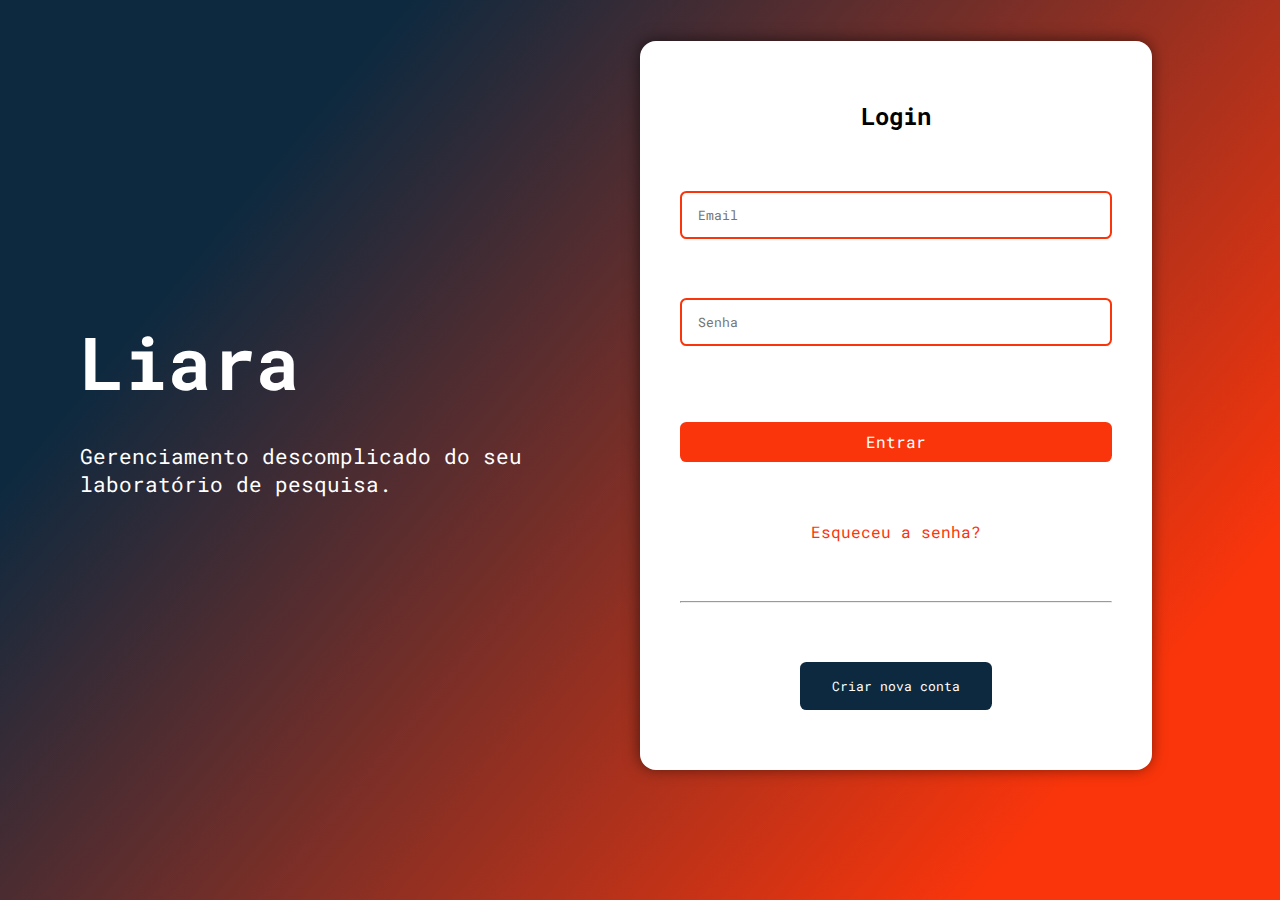
<file: index.html>
<!DOCTYPE html>
<html lang="pt-br">
<head>
    <meta charset="UTF-8">
    <meta name="viewport" content="width=device-width, initial-scale=1.0">
    <title>Login</title>
    <link rel="stylesheet" href="p_login/login.css">
</head>
<body>
   <main>
        <div id="container1">
            <h1>Liara</h1>
            <p>Gerenciamento descomplicado do seu laboratório de pesquisa.</p>
        </div>
        <div id="container2">
            <div id="form">
                <h2>Login</h2>
                <input type="text" id="nome" placeholder="Nome">
                <input type="email" id="email" placeholder="Email">
                <input type="password" id="senha" placeholder="Senha">
                <a href="../p_inicial/inicial.html" id="entrar">Entrar</a>
                <button id="cadastrar">Cadastrar</button>
                <a href="#">Esqueceu a senha?</a>
                <hr style="width: 90%;">
                <button id="criar">Criar nova conta</button>
                <button id="logar">Já tenho conta</button>
            </div>
        </div>
   </main>
   <script src="p_login/login.js"></script>
</body>
</html>
</file>
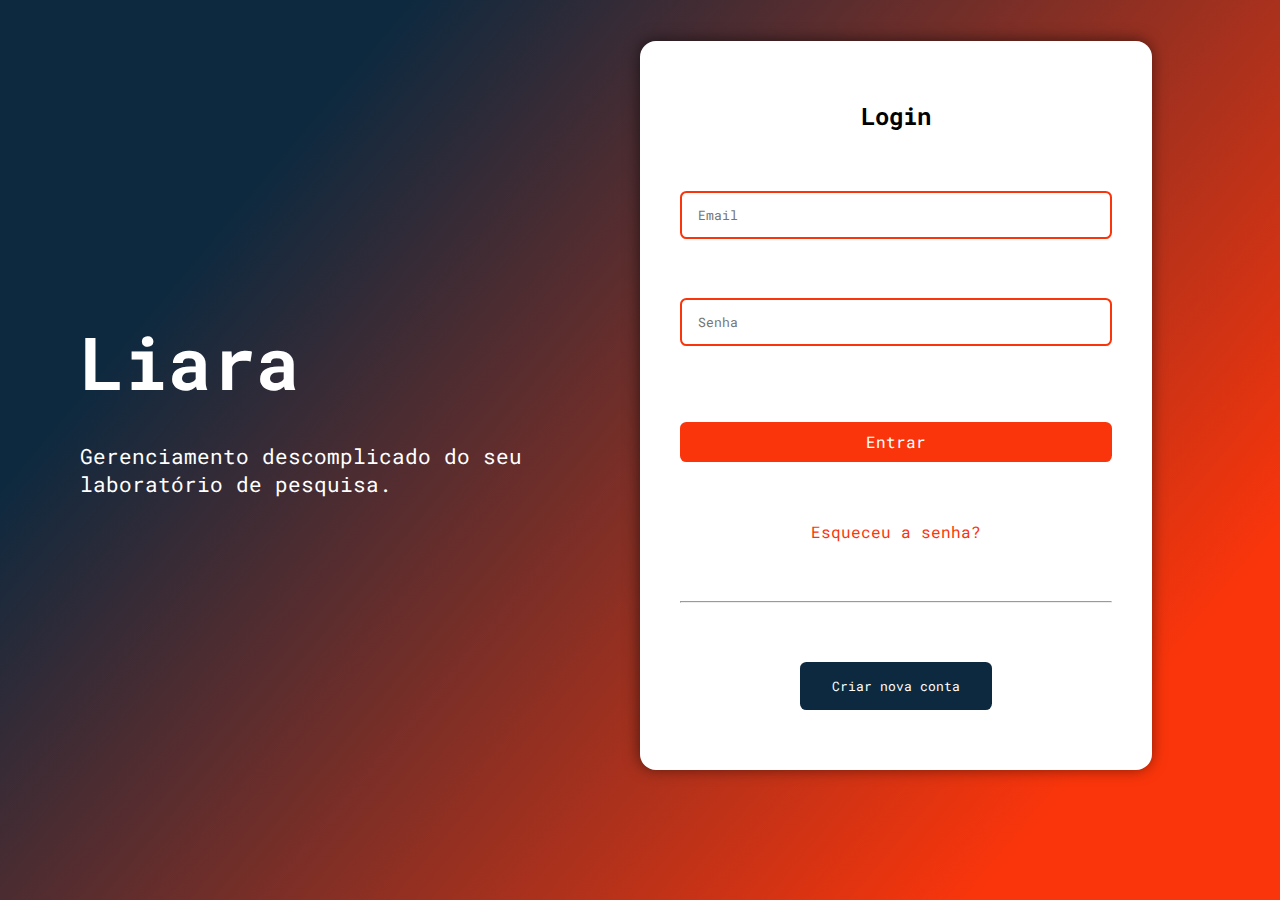
<file: p_login/login.html>
<!DOCTYPE html>
<html lang="pt-br">
<head>
    <meta charset="UTF-8">
    <meta name="viewport" content="width=device-width, initial-scale=1.0">
    <title>Login</title>
    <link rel="stylesheet" href="login.css">
</head>
<body>
   <main>
        <div id="container1">
            <h1>Liara</h1>
            <p>Gerenciamento descomplicado do seu laboratório de pesquisa.</p>
        </div>
        <div id="container2">
            <div id="form">
                <h2>Login</h2>
                <input type="text" id="nome" placeholder="Nome">
                <input type="email" id="email" placeholder="Email">
                <input type="password" id="senha" placeholder="Senha">
                <a href="../p_inicial/inicial.html" id="entrar">Entrar</a>
                <button id="cadastrar">Cadastrar</button>
                <a href="#">Esqueceu a senha?</a>
                <hr style="width: 90%;">
                <button id="criar">Criar nova conta</button>
                <button id="logar">Já tenho conta</button>
            </div>
        </div>
   </main>
   <script src="login.js"></script>
</body>
</html>
</file>
<file: p_login/login.css>
/* Roboto Mono*/
@import url('https://fonts.googleapis.com/css2?family=Poppins:wght@400;500;600;700;900&family=Roboto+Mono&family=Roboto:wght@300;400;500;700&display=swap');

:root {
    --cor-1: #17BEBB;
    --cor-1_1: #19d3d0;
    --cor-2: #2E282A;
    --cor-3: #FFFFFF;
    --cor-4: #6c6cff;
    --cor-4_1: #5656fa;
    --cor-5: #FA350B;
    --cor-7: #cf2f0c;
    --cor-6: #0D293F;
}

* {
    margin: 0; padding: 0;
    box-sizing: border-box;
    font-family: "roboto mono";
}

html {
    width: 100%; height: 100%;
}

body {
    width: 100%; height: 100%;
    /*background-color: #2E282A;*/
    background-image: linear-gradient(130deg, var(--cor-6) 20%, var(--cor-5) 85%);

}

main {
    width: 100%; height: 90%;
    display: flex;
    justify-content: center;
}

#container1 {
    width: 40%;
    height: 100%;
    display: flex;
    flex-direction: column;
    justify-content: center;

}

h1 {
    margin: 1rem;
    font-size: 55pt;
    color: var(--cor-3);
}

p {
    margin: 1rem;
    font-size: 16pt;
    color: #FFFFFF;
}

#container2 {
    width: 50%;
    height: 100%;
    display: flex;
    align-items: center;
    justify-content: center;
}

#form {
    max-width: 512px;
    width: 80%;
    height: 90%;
    gap: 1rem;
    display: flex;
    flex-direction: column;
    background-color: var(--cor-3);
    align-items: center;
    padding: 1rem;
    justify-content: space-evenly;
    border-radius: 1rem;
    box-shadow: rgba(0, 0, 0, 0.527) -1px -1px 15px 0px ;
}

#form #email, #senha, #nome{
    height: 3rem;
    width: 90%;
    border-radius: 0.4rem;
    border: 2px solid var(--cor-5);
    padding-left: 1rem;
    caret-color: var(--cor-2);
}

#nome {
    display: none;
}

#form #entrar, #cadastrar{
    width: 90%;
    height: 2.5rem;
    margin-top: 1rem;
    background-color: var(--cor-5); /* depois*/ 
    border: none;
    color: var(--cor-3);
    border-radius: 0.4rem;
    cursor: pointer;
    transition: 0.2s;
}

#entrar {
    text-decoration: none;
    display: flex;
    justify-content: center;
    align-items: center;
}

#cadastrar {
    display: none;
}

#form #entrar:hover{
    text-decoration: none;
    background-color: var(--cor-7);
}

#form a{
    text-decoration: none;
    color: var(--cor-5);
}

#form a:hover{
    text-decoration: underline;
}

#form a:visited{
    color: var(--cor-4_1);
}

#form #criar, #logar{
    width: 40%;
    height: 3rem;
    background-color: var(--cor-6);
    border: none;
    color: var(--cor-3);
    border-radius: 0.4rem;
    cursor: pointer;
    transition: 0.2s;
}

#logar {
    display: none;
}

#form #criar:hover {
    background-color: var(--cor-4_1);
}
</file>
